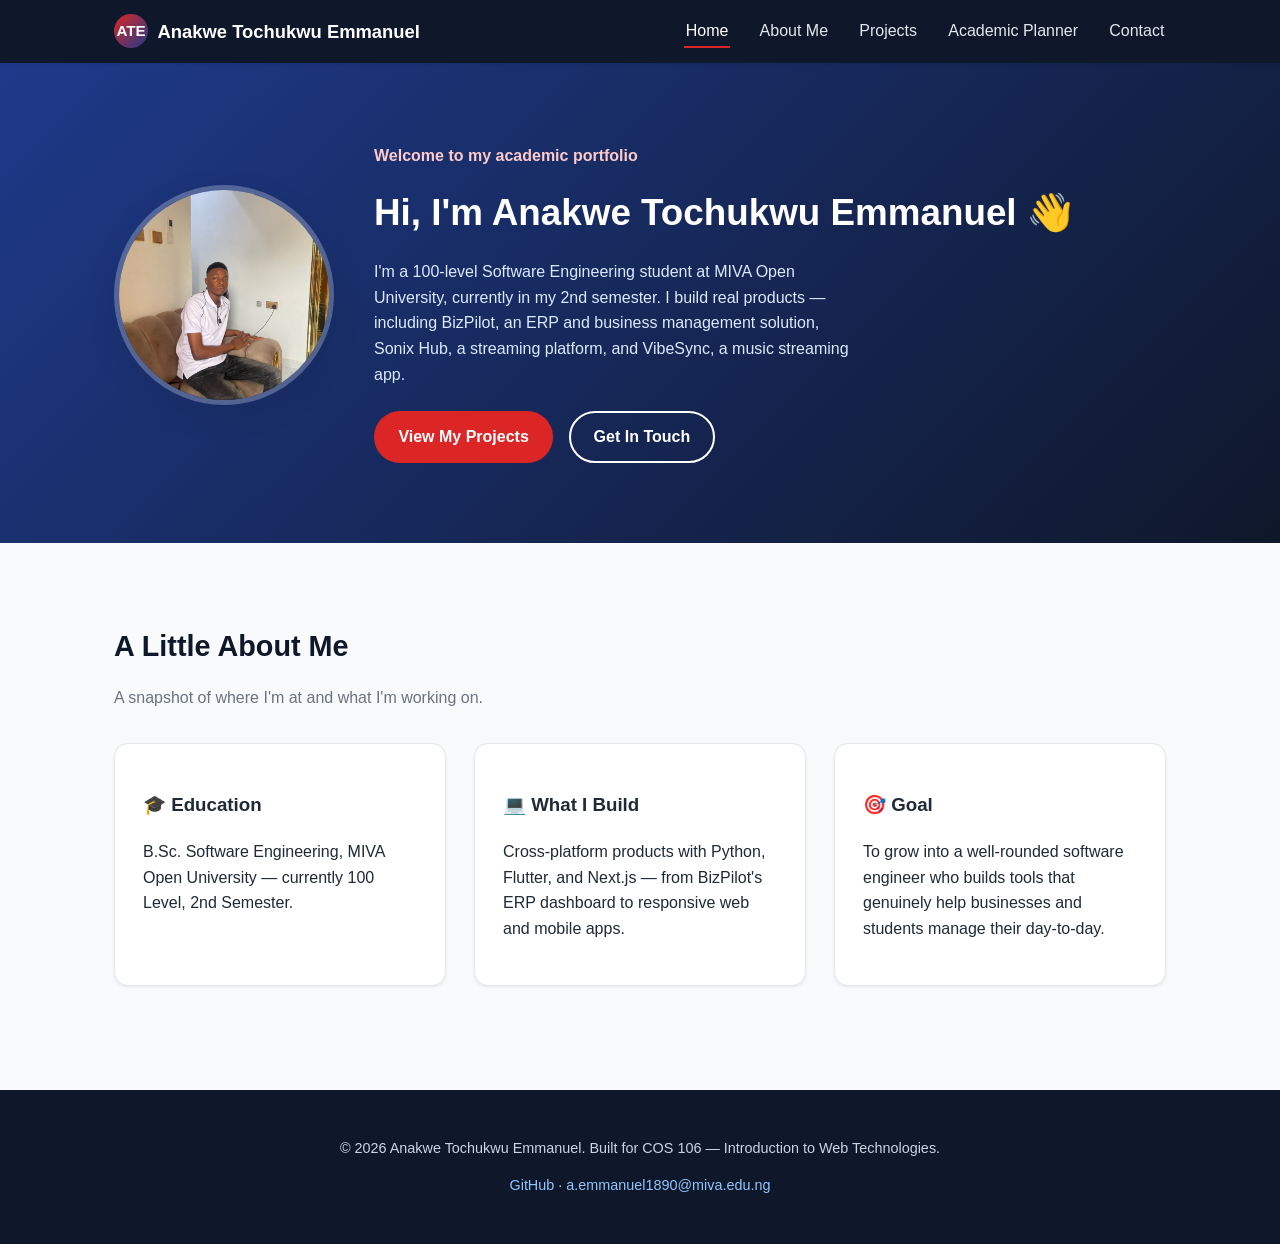
<file: index.html>
<!DOCTYPE html>
<html lang="en">
<head>
  <meta charset="UTF-8" />
  <meta name="viewport" content="width=device-width, initial-scale=1.0" />
  <title>Anakwe Tochukwu Emmanuel | Student Portfolio</title>
  <meta name="description" content="Personal academic portfolio and student management platform for Anakwe Tochukwu Emmanuel, Software Engineering student." />
  <link rel="stylesheet" href="css/style.css" />
</head>
<body>
  <header class="site-header">
    <nav class="navbar">
      <a href="index.html" class="brand">
        <span class="brand-mark">ATE</span>
        <span>Anakwe Tochukwu Emmanuel</span>
      </a>
      <button class="nav-toggle" aria-label="Toggle navigation menu" aria-expanded="false">
        <span></span><span></span><span></span>
      </button>
      <ul class="nav-menu">
        <li><a href="index.html">Home</a></li>
        <li><a href="about.html">About Me</a></li>
        <li><a href="projects.html">Projects</a></li>
        <li><a href="planner.html">Academic Planner</a></li>
        <li><a href="contact.html">Contact</a></li>
      </ul>
    </nav>
  </header>

  <main>
    <section class="hero">
      <div class="container">
        <div class="hero-photo">
          <img src="images/profile.jpg" alt="Photograph of Anakwe Tochukwu Emmanuel" width="220" height="220" />
        </div>
        <div class="hero-text">
          <p class="tagline">Welcome to my academic portfolio</p>
          <h1>Hi, I'm Anakwe Tochukwu Emmanuel 👋</h1>
          <p>
            I'm a 100-level Software Engineering student at MIVA Open University,
            currently in my 2nd semester. I build real products — including
            BizPilot, an ERP and business management solution, Sonix Hub, a
            streaming platform, and VibeSync, a music streaming app.
          </p>
          <div class="hero-actions">
            <a href="projects.html" class="btn btn-accent">View My Projects</a>
            <a href="contact.html" class="btn btn-outline">Get In Touch</a>
          </div>
        </div>
      </div>
    </section>

    <section class="section">
      <div class="container">
        <h2 class="section-title">A Little About Me</h2>
        <p class="section-subtitle">A snapshot of where I'm at and what I'm working on.</p>
        <div class="grid grid-3">
          <div class="card">
            <h3>🎓 Education</h3>
            <p>B.Sc. Software Engineering, MIVA Open University — currently 100 Level, 2nd Semester.</p>
          </div>
          <div class="card">
            <h3>💻 What I Build</h3>
            <p>Cross-platform products with Python, Flutter, and Next.js — from BizPilot's ERP dashboard to responsive web and mobile apps.</p>
          </div>
          <div class="card">
            <h3>🎯 Goal</h3>
            <p>To grow into a well-rounded software engineer who builds tools that genuinely help businesses and students manage their day-to-day.</p>
          </div>
        </div>
      </div>
    </section>
  </main>

  <footer class="site-footer">
    <div class="container">
      <p>&copy; <span id="year"></span> Anakwe Tochukwu Emmanuel. Built for COS 106 — Introduction to Web Technologies.</p>
      <p><a href="https://github.com/emmyboy07" target="_blank" rel="noopener">GitHub</a> &middot; <a href="mailto:a.emmanuel1890@miva.edu.ng">a.emmanuel1890@miva.edu.ng</a></p>
    </div>
  </footer>

  <script src="js/main.js"></script>
</body>
</html>
</file>
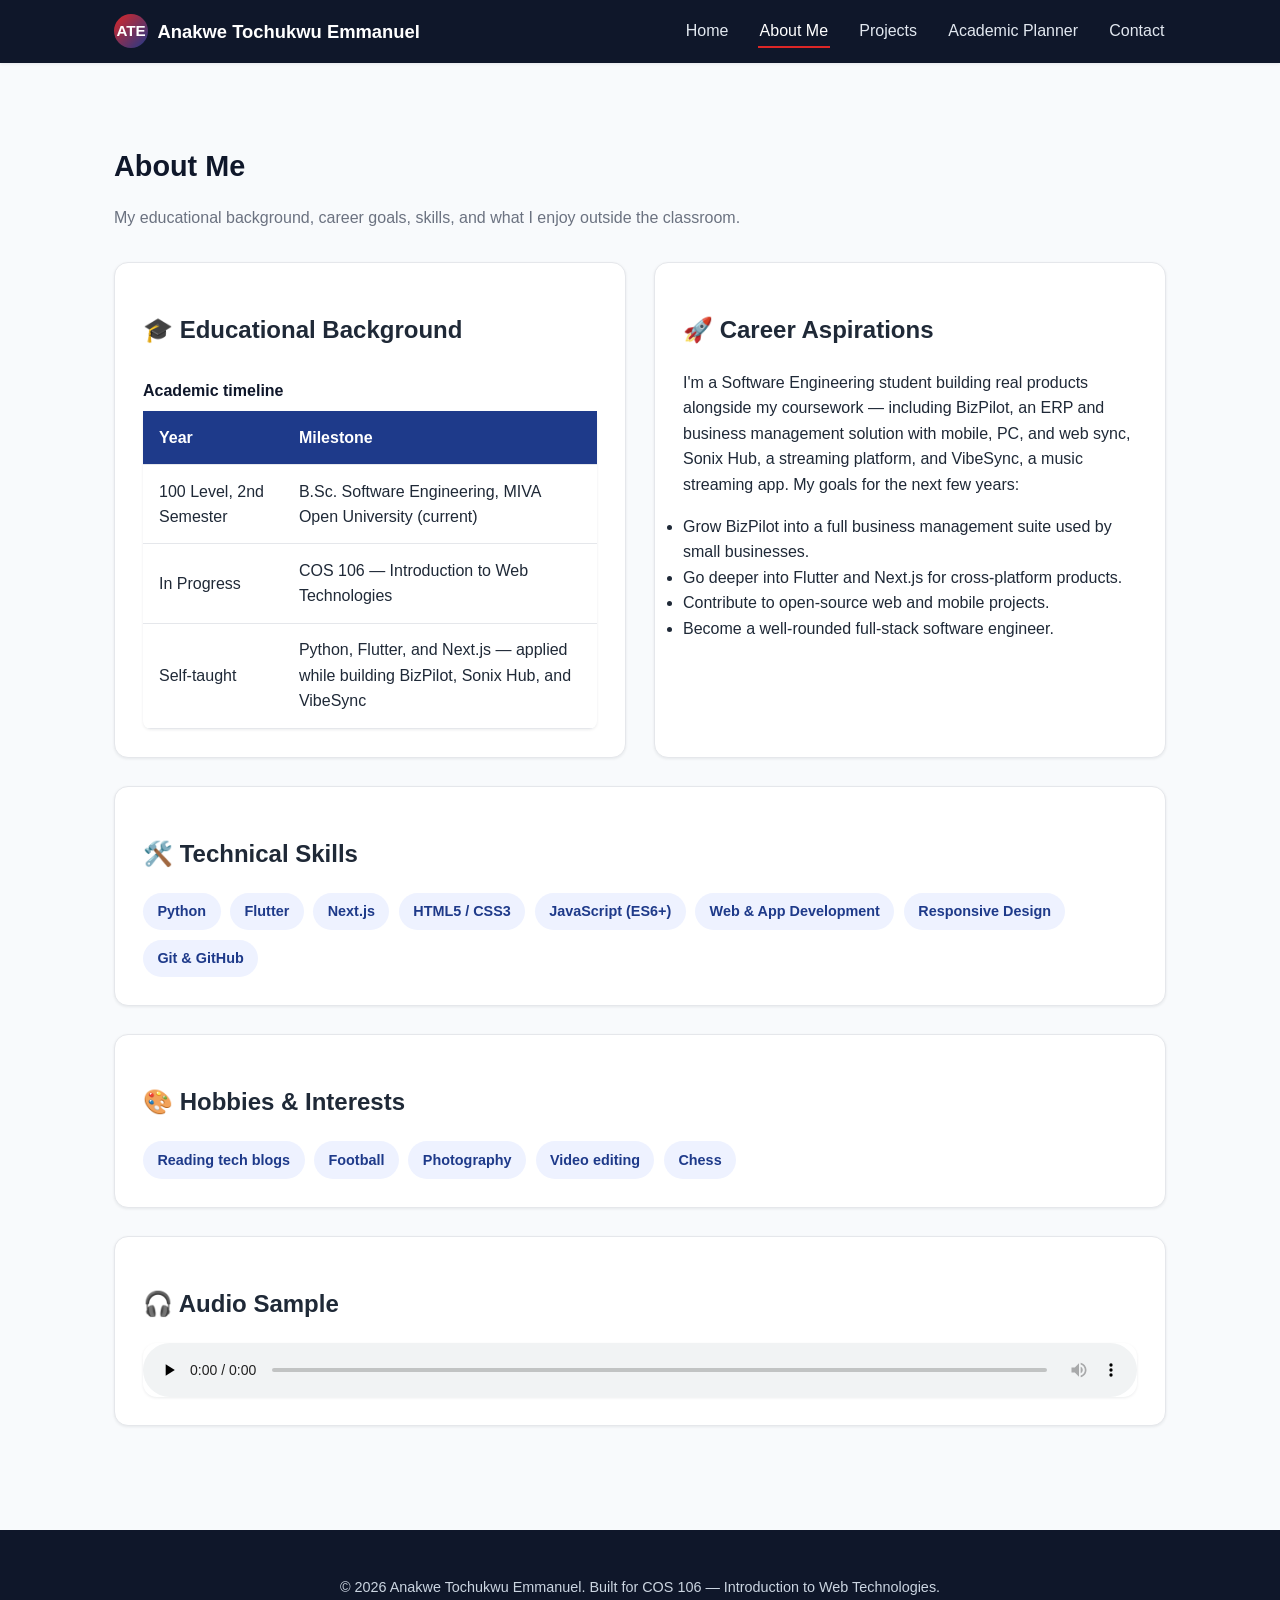
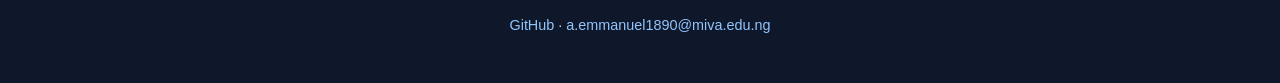
<file: about.html>
<!DOCTYPE html>
<html lang="en">
<head>
  <meta charset="UTF-8" />
  <meta name="viewport" content="width=device-width, initial-scale=1.0" />
  <title>About Me | Anakwe Tochukwu Emmanuel</title>
  <meta name="description" content="Educational background, career aspirations, technical skills, and hobbies of Anakwe Tochukwu Emmanuel." />
  <link rel="stylesheet" href="css/style.css" />
</head>
<body>
  <header class="site-header">
    <nav class="navbar">
      <a href="index.html" class="brand">
        <span class="brand-mark">ATE</span>
        <span>Anakwe Tochukwu Emmanuel</span>
      </a>
      <button class="nav-toggle" aria-label="Toggle navigation menu" aria-expanded="false">
        <span></span><span></span><span></span>
      </button>
      <ul class="nav-menu">
        <li><a href="index.html">Home</a></li>
        <li><a href="about.html">About Me</a></li>
        <li><a href="projects.html">Projects</a></li>
        <li><a href="planner.html">Academic Planner</a></li>
        <li><a href="contact.html">Contact</a></li>
      </ul>
    </nav>
  </header>

  <main>
    <section class="section">
      <div class="container">
        <h1 class="section-title">About Me</h1>
        <p class="section-subtitle">My educational background, career goals, skills, and what I enjoy outside the classroom.</p>

        <div class="grid grid-2">
          <article class="card">
            <h2>🎓 Educational Background</h2>
            <table class="timeline">
              <caption>Academic timeline</caption>
              <thead>
                <tr>
                  <th scope="col">Year</th>
                  <th scope="col">Milestone</th>
                </tr>
              </thead>
              <tbody>
                <tr>
                  <td>100 Level, 2nd Semester</td>
                  <td>B.Sc. Software Engineering, MIVA Open University (current)</td>
                </tr>
                <tr>
                  <td>In Progress</td>
                  <td>COS 106 — Introduction to Web Technologies</td>
                </tr>
                <tr>
                  <td>Self-taught</td>
                  <td>Python, Flutter, and Next.js — applied while building BizPilot, Sonix Hub, and VibeSync</td>
                </tr>
              </tbody>
            </table>
          </article>

          <article class="card">
            <h2>🚀 Career Aspirations</h2>
            <p>
              I'm a Software Engineering student building real products
              alongside my coursework — including BizPilot, an ERP and
              business management solution with mobile, PC, and web sync,
              Sonix Hub, a streaming platform, and VibeSync, a music
              streaming app. My goals for the next few years:
            </p>
            <ul>
              <li>Grow BizPilot into a full business management suite used by small businesses.</li>
              <li>Go deeper into Flutter and Next.js for cross-platform products.</li>
              <li>Contribute to open-source web and mobile projects.</li>
              <li>Become a well-rounded full-stack software engineer.</li>
            </ul>
          </article>
        </div>

        <article class="card" style="margin-top: 1.75rem;">
          <h2>🛠️ Technical Skills</h2>
          <ul class="skill-list">
            <li>Python</li>
            <li>Flutter</li>
            <li>Next.js</li>
            <li>HTML5 / CSS3</li>
            <li>JavaScript (ES6+)</li>
            <li>Web &amp; App Development</li>
            <li>Responsive Design</li>
            <li>Git &amp; GitHub</li>
          </ul>
        </article>

        <article class="card" style="margin-top: 1.75rem;">
          <h2>🎨 Hobbies &amp; Interests</h2>
          <ul class="hobby-list">
            <li>Reading tech blogs</li>
            <li>Football</li>
            <li>Photography</li>
            <li>Video editing</li>
            <li>Chess</li>
          </ul>
        </article>

        <article class="card" style="margin-top: 1.75rem;">
          <h2>🎧 Audio Sample</h2>
          <div class="media-wrapper">
            <audio controls preload="none">
              <source src="audio/sample.wav" type="audio/wav" />
              Your browser does not support the audio element.
            </audio>
          </div>
        </article>
      </div>
    </section>
  </main>

  <footer class="site-footer">
    <div class="container">
      <p>&copy; <span id="year"></span> Anakwe Tochukwu Emmanuel. Built for COS 106 — Introduction to Web Technologies.</p>
      <p><a href="https://github.com/emmyboy07" target="_blank" rel="noopener">GitHub</a> &middot; <a href="mailto:a.emmanuel1890@miva.edu.ng">a.emmanuel1890@miva.edu.ng</a></p>
    </div>
  </footer>

  <script src="js/main.js"></script>
</body>
</html>
</file>
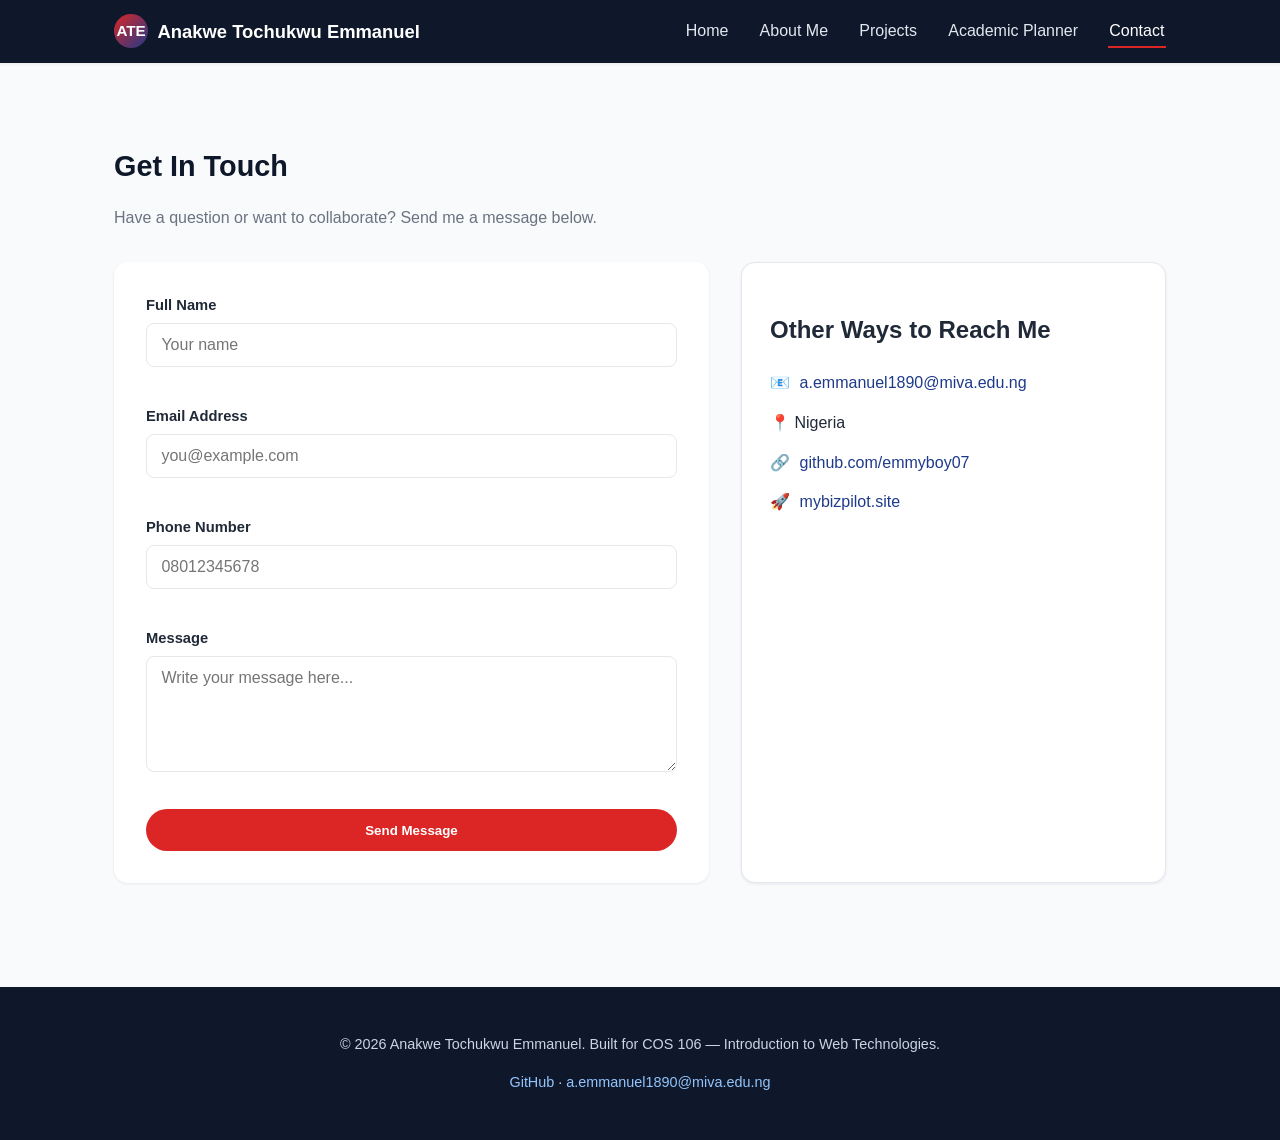
<file: contact.html>
<!DOCTYPE html>
<html lang="en">
<head>
  <meta charset="UTF-8" />
  <meta name="viewport" content="width=device-width, initial-scale=1.0" />
  <title>Contact | Anakwe Tochukwu Emmanuel</title>
  <meta name="description" content="Get in touch with Anakwe Tochukwu Emmanuel via the contact form." />
  <link rel="stylesheet" href="css/style.css" />
</head>
<body>
  <header class="site-header">
    <nav class="navbar">
      <a href="index.html" class="brand">
        <span class="brand-mark">ATE</span>
        <span>Anakwe Tochukwu Emmanuel</span>
      </a>
      <button class="nav-toggle" aria-label="Toggle navigation menu" aria-expanded="false">
        <span></span><span></span><span></span>
      </button>
      <ul class="nav-menu">
        <li><a href="index.html">Home</a></li>
        <li><a href="about.html">About Me</a></li>
        <li><a href="projects.html">Projects</a></li>
        <li><a href="planner.html">Academic Planner</a></li>
        <li><a href="contact.html">Contact</a></li>
      </ul>
    </nav>
  </header>

  <main>
    <section class="section">
      <div class="container">
        <h1 class="section-title">Get In Touch</h1>
        <p class="section-subtitle">Have a question or want to collaborate? Send me a message below.</p>

        <div class="contact-grid">
          <form id="contact-form" class="contact-form" novalidate>
            <div id="form-status" class="form-status" role="status"></div>

            <div class="form-group">
              <label for="name">Full Name</label>
              <input type="text" id="name" name="name" placeholder="Your name" />
              <span class="error-message" id="name-error"></span>
            </div>

            <div class="form-group">
              <label for="email">Email Address</label>
              <input type="email" id="email" name="email" placeholder="you@example.com" />
              <span class="error-message" id="email-error"></span>
            </div>

            <div class="form-group">
              <label for="phone">Phone Number</label>
              <input type="tel" id="phone" name="phone" placeholder="08012345678" />
              <span class="error-message" id="phone-error"></span>
            </div>

            <div class="form-group">
              <label for="message">Message</label>
              <textarea id="message" name="message" rows="5" placeholder="Write your message here..."></textarea>
              <span class="error-message" id="message-error"></span>
            </div>

            <button type="submit" class="btn btn-accent">Send Message</button>
          </form>

          <aside class="contact-info card">
            <h2>Other Ways to Reach Me</h2>
            <ul>
              <li>📧 <a href="mailto:a.emmanuel1890@miva.edu.ng">a.emmanuel1890@miva.edu.ng</a></li>
              <li>📍 Nigeria</li>
              <li>🔗 <a href="https://github.com/emmyboy07" target="_blank" rel="noopener">github.com/emmyboy07</a></li>
              <li>🚀 <a href="https://mybizpilot.site" target="_blank" rel="noopener">mybizpilot.site</a></li>
            </ul>
          </aside>
        </div>
      </div>
    </section>
  </main>

  <footer class="site-footer">
    <div class="container">
      <p>&copy; <span id="year"></span> Anakwe Tochukwu Emmanuel. Built for COS 106 — Introduction to Web Technologies.</p>
      <p><a href="https://github.com/emmyboy07" target="_blank" rel="noopener">GitHub</a> &middot; <a href="mailto:a.emmanuel1890@miva.edu.ng">a.emmanuel1890@miva.edu.ng</a></p>
    </div>
  </footer>

  <script src="js/main.js"></script>
  <script src="js/contact.js"></script>
</body>
</html>
</file>
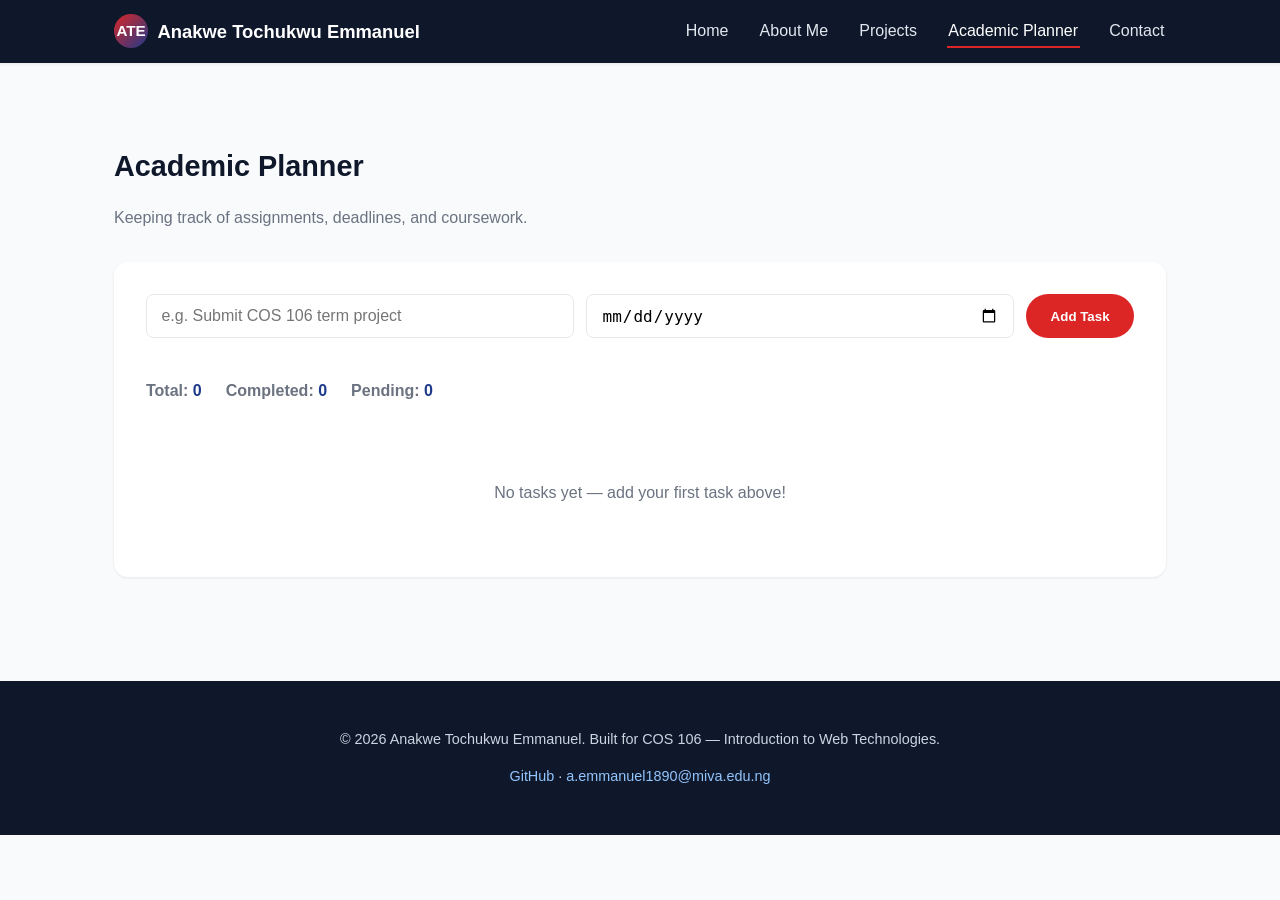
<file: planner.html>
<!DOCTYPE html>
<html lang="en">
<head>
  <meta charset="UTF-8" />
  <meta name="viewport" content="width=device-width, initial-scale=1.0" />
  <title>Academic Planner | Anakwe Tochukwu Emmanuel</title>
  <meta name="description" content="Interactive academic planner to add, complete, and delete tasks." />
  <link rel="stylesheet" href="css/style.css" />
</head>
<body>
  <header class="site-header">
    <nav class="navbar">
      <a href="index.html" class="brand">
        <span class="brand-mark">ATE</span>
        <span>Anakwe Tochukwu Emmanuel</span>
      </a>
      <button class="nav-toggle" aria-label="Toggle navigation menu" aria-expanded="false">
        <span></span><span></span><span></span>
      </button>
      <ul class="nav-menu">
        <li><a href="index.html">Home</a></li>
        <li><a href="about.html">About Me</a></li>
        <li><a href="projects.html">Projects</a></li>
        <li><a href="planner.html">Academic Planner</a></li>
        <li><a href="contact.html">Contact</a></li>
      </ul>
    </nav>
  </header>

  <main>
    <section class="section">
      <div class="container">
        <h1 class="section-title">Academic Planner</h1>
        <p class="section-subtitle">Keeping track of assignments, deadlines, and coursework.</p>

        <div class="planner-panel">
          <form id="task-form" class="planner-form">
            <label for="task-title" class="sr-only">Task title</label>
            <input type="text" id="task-title" name="task-title" placeholder="e.g. Submit COS 106 term project" required />

            <label for="task-due" class="sr-only">Due date</label>
            <input type="date" id="task-due" name="task-due" />

            <button type="submit" class="btn btn-accent">Add Task</button>
          </form>

          <div class="planner-stats">
            <p>Total: <span id="total-count">0</span></p>
            <p>Completed: <span id="completed-count">0</span></p>
            <p>Pending: <span id="pending-count">0</span></p>
          </div>

          <ul id="task-list"></ul>
          <p id="empty-state" class="empty-state">No tasks yet — add your first task above!</p>
        </div>
      </div>
    </section>
  </main>

  <footer class="site-footer">
    <div class="container">
      <p>&copy; <span id="year"></span> Anakwe Tochukwu Emmanuel. Built for COS 106 — Introduction to Web Technologies.</p>
      <p><a href="https://github.com/emmyboy07" target="_blank" rel="noopener">GitHub</a> &middot; <a href="mailto:a.emmanuel1890@miva.edu.ng">a.emmanuel1890@miva.edu.ng</a></p>
    </div>
  </footer>

  <script src="js/main.js"></script>
  <script src="js/planner.js"></script>
</body>
</html>
</file>
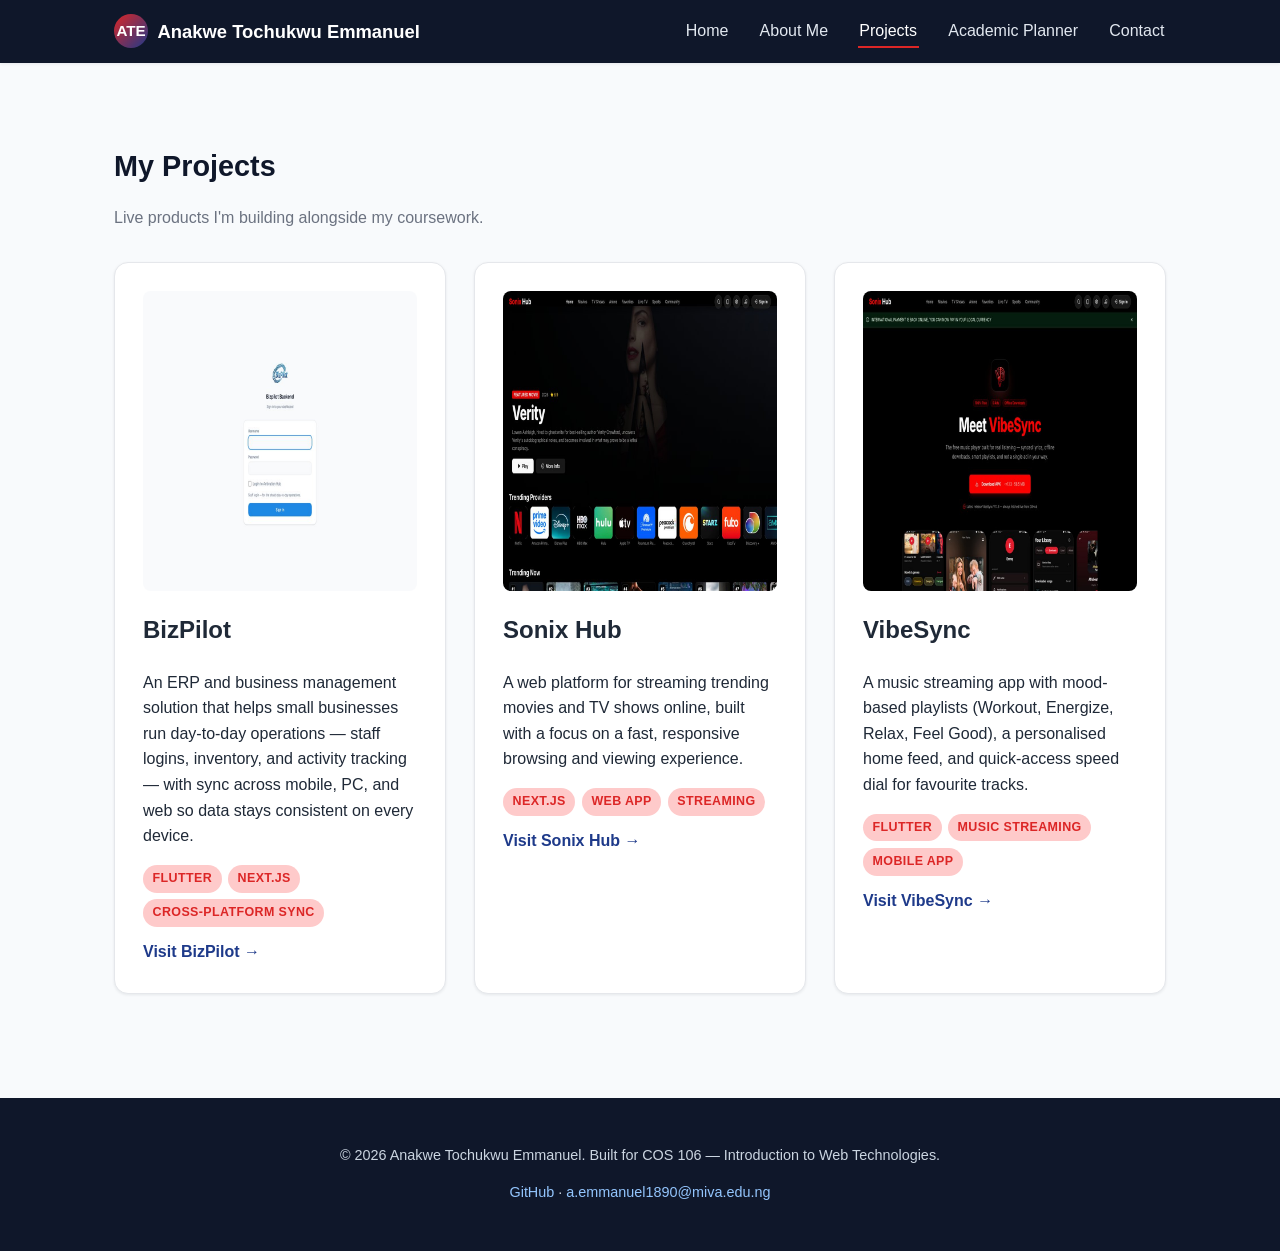
<file: projects.html>
<!DOCTYPE html>
<html lang="en">
<head>
  <meta charset="UTF-8" />
  <meta name="viewport" content="width=device-width, initial-scale=1.0" />
  <title>Projects | Anakwe Tochukwu Emmanuel</title>
  <meta name="description" content="Projects built by Anakwe Tochukwu Emmanuel." />
  <link rel="stylesheet" href="css/style.css" />
</head>
<body>
  <header class="site-header">
    <nav class="navbar">
      <a href="index.html" class="brand">
        <span class="brand-mark">ATE</span>
        <span>Anakwe Tochukwu Emmanuel</span>
      </a>
      <button class="nav-toggle" aria-label="Toggle navigation menu" aria-expanded="false">
        <span></span><span></span><span></span>
      </button>
      <ul class="nav-menu">
        <li><a href="index.html">Home</a></li>
        <li><a href="about.html">About Me</a></li>
        <li><a href="projects.html">Projects</a></li>
        <li><a href="planner.html">Academic Planner</a></li>
        <li><a href="contact.html">Contact</a></li>
      </ul>
    </nav>
  </header>

  <main>
    <section class="section">
      <div class="container">
        <h1 class="section-title">My Projects</h1>
        <p class="section-subtitle">Live products I'm building alongside my coursework.</p>

        <div class="grid grid-3">
          <article class="card project-card">
            <img src="images/bizpilot.jpg" alt="Screenshot of the BizPilot staff login dashboard" width="480" height="300" />
            <h2>BizPilot</h2>
            <p>An ERP and business management solution that helps small businesses run day-to-day operations — staff logins, inventory, and activity tracking — with sync across mobile, PC, and web so data stays consistent on every device.</p>
            <ul class="project-tags">
              <li>Flutter</li>
              <li>Next.js</li>
              <li>Cross-Platform Sync</li>
            </ul>
            <a class="project-link" href="https://mybizpilot.site" target="_blank" rel="noopener">Visit BizPilot &rarr;</a>
          </article>

          <article class="card project-card">
            <img src="images/sonixhub.jpg" alt="Screenshot of the Sonix Hub streaming platform homepage" width="480" height="300" />
            <h2>Sonix Hub</h2>
            <p>A web platform for streaming trending movies and TV shows online, built with a focus on a fast, responsive browsing and viewing experience.</p>
            <ul class="project-tags">
              <li>Next.js</li>
              <li>Web App</li>
              <li>Streaming</li>
            </ul>
            <a class="project-link" href="https://sonixhub.net" target="_blank" rel="noopener">Visit Sonix Hub &rarr;</a>
          </article>

          <article class="card project-card">
            <img src="images/vibesync.jpg" alt="Screenshot of the VibeSync landing page" width="480" height="300" />
            <h2>VibeSync</h2>
            <p>A music streaming app with mood-based playlists (Workout, Energize, Relax, Feel Good), a personalised home feed, and quick-access speed dial for favourite tracks.</p>
            <ul class="project-tags">
              <li>Flutter</li>
              <li>Music Streaming</li>
              <li>Mobile App</li>
            </ul>
            <a class="project-link" href="https://sonixhub.net/music" target="_blank" rel="noopener">Visit VibeSync &rarr;</a>
          </article>
        </div>
      </div>
    </section>
  </main>

  <footer class="site-footer">
    <div class="container">
      <p>&copy; <span id="year"></span> Anakwe Tochukwu Emmanuel. Built for COS 106 — Introduction to Web Technologies.</p>
      <p><a href="https://github.com/emmyboy07" target="_blank" rel="noopener">GitHub</a> &middot; <a href="mailto:a.emmanuel1890@miva.edu.ng">a.emmanuel1890@miva.edu.ng</a></p>
    </div>
  </footer>

  <script src="js/main.js"></script>
</body>
</html>
</file>
<file: css/style.css>
:root {
  --color-primary: #1e3a8a;
  --color-primary-dark: #0f172a;
  --color-accent: #dc2626;
  --color-accent-light: #fecaca;
  --color-bg: #f8fafc;
  --color-surface: #ffffff;
  --color-text: #1f2937;
  --color-muted: #6b7280;
  --color-border: #e5e7eb;
  --radius-sm: 8px;
  --radius-md: 14px;
  --radius-lg: 24px;
  --shadow-sm: 0 1px 3px rgba(15, 23, 42, 0.08);
  --shadow-md: 0 10px 30px rgba(15, 23, 42, 0.12);
  --transition: 0.25s ease;
  --max-width: 1100px;
}

* {
  box-sizing: border-box;
}

.sr-only {
  position: absolute;
  width: 1px;
  height: 1px;
  padding: 0;
  margin: -1px;
  overflow: hidden;
  clip: rect(0, 0, 0, 0);
  white-space: nowrap;
  border: 0;
}

html {
  scroll-behavior: smooth;
}

body {
  margin: 0;
  font-family: "Segoe UI", Roboto, Helvetica, Arial, sans-serif;
  background: var(--color-bg);
  color: var(--color-text);
  line-height: 1.6;
}

img {
  max-width: 100%;
  display: block;
}

a {
  color: var(--color-primary);
  text-decoration: none;
  transition: color var(--transition);
}

a:hover,
a:focus-visible {
  color: var(--color-accent);
}

ul {
  margin: 0;
  padding: 0;
}

.container {
  max-width: var(--max-width);
  margin: 0 auto;
  padding: 0 1.5rem;
}

/* ---------- Header / Navigation ---------- */

.site-header {
  position: sticky;
  top: 0;
  z-index: 100;
  background: var(--color-primary-dark);
  box-shadow: var(--shadow-sm);
}

.navbar {
  max-width: var(--max-width);
  margin: 0 auto;
  display: flex;
  align-items: center;
  justify-content: space-between;
  padding: 0.9rem 1.5rem;
}

.brand {
  display: flex;
  align-items: center;
  gap: 0.6rem;
  color: #fff;
  font-weight: 700;
  font-size: 1.15rem;
}

.brand-mark {
  width: 34px;
  height: 34px;
  border-radius: 50%;
  background: linear-gradient(135deg, var(--color-accent), var(--color-primary));
  display: inline-flex;
  align-items: center;
  justify-content: center;
  font-size: 0.95rem;
  color: #fff;
}

.nav-toggle {
  display: none;
  flex-direction: column;
  gap: 5px;
  background: none;
  border: none;
  cursor: pointer;
  padding: 6px;
}

.nav-toggle span {
  width: 24px;
  height: 2px;
  background: #fff;
  border-radius: 2px;
  transition: transform var(--transition), opacity var(--transition);
}

.nav-menu {
  display: flex;
  list-style: none;
  gap: 1.75rem;
}

.nav-menu a {
  color: #e2e8f0;
  font-weight: 500;
  padding: 0.4rem 0.1rem;
  border-bottom: 2px solid transparent;
}

.nav-menu a:hover,
.nav-menu a:focus-visible,
.nav-menu a.active {
  color: #fff;
  border-bottom-color: var(--color-accent);
}

/* ---------- Hero ---------- */

.hero {
  background: linear-gradient(135deg, var(--color-primary) 0%, var(--color-primary-dark) 100%);
  color: #fff;
  padding: 4rem 0 5rem;
}

.hero .container {
  display: grid;
  grid-template-columns: 1fr;
  gap: 2.5rem;
  align-items: center;
}

.hero-photo img {
  width: 220px;
  height: 220px;
  object-fit: cover;
  border-radius: 50%;
  border: 5px solid rgba(255, 255, 255, 0.25);
  margin: 0 auto;
  box-shadow: var(--shadow-md);
  animation: floatIn 0.8s ease;
}

.hero-text h1 {
  font-size: 2.3rem;
  margin: 0 0 0.5rem;
}

.hero-text .tagline {
  color: var(--color-accent-light);
  font-weight: 600;
  margin-bottom: 1rem;
}

.hero-text p {
  color: #dbeafe;
  max-width: 55ch;
}

.btn {
  display: inline-block;
  padding: 0.7rem 1.4rem;
  border-radius: 999px;
  font-weight: 600;
  border: 2px solid transparent;
  cursor: pointer;
  transition: transform var(--transition), background var(--transition), color var(--transition);
}

.btn-accent {
  background: var(--color-accent);
  color: #fff;
}

.btn-accent:hover {
  transform: translateY(-2px);
  background: #b91c1c;
  color: #fff;
}

.btn-outline {
  border-color: #fff;
  color: #fff;
  background: transparent;
}

.btn-outline:hover {
  background: #fff;
  color: var(--color-primary);
  transform: translateY(-2px);
}

.hero-actions {
  margin-top: 1.5rem;
  display: flex;
  gap: 1rem;
  flex-wrap: wrap;
}

@keyframes floatIn {
  from {
    opacity: 0;
    transform: translateY(-16px);
  }
  to {
    opacity: 1;
    transform: translateY(0);
  }
}

/* ---------- Generic sections ---------- */

.section {
  padding: 3.5rem 0;
}

.section-title {
  font-size: 1.8rem;
  margin-bottom: 0.4rem;
  color: var(--color-primary-dark);
}

.section-subtitle {
  color: var(--color-muted);
  margin-bottom: 2rem;
}

.card {
  background: var(--color-surface);
  border: 1px solid var(--color-border);
  border-radius: var(--radius-md);
  padding: 1.75rem;
  box-shadow: var(--shadow-sm);
  transition: transform var(--transition), box-shadow var(--transition);
}

.card:hover {
  transform: translateY(-4px);
  box-shadow: var(--shadow-md);
}

.grid {
  display: grid;
  gap: 1.75rem;
}

.grid-2 {
  grid-template-columns: repeat(auto-fit, minmax(260px, 1fr));
}

.grid-3 {
  grid-template-columns: repeat(auto-fit, minmax(260px, 1fr));
}

.skill-list,
.hobby-list {
  list-style: none;
  display: flex;
  flex-wrap: wrap;
  gap: 0.6rem;
}

.skill-list li,
.hobby-list li {
  background: #eef2ff;
  color: var(--color-primary);
  padding: 0.45rem 0.9rem;
  border-radius: 999px;
  font-size: 0.9rem;
  font-weight: 600;
}

table.timeline {
  width: 100%;
  border-collapse: collapse;
  background: var(--color-surface);
  border-radius: var(--radius-sm);
  overflow: hidden;
  box-shadow: var(--shadow-sm);
}

table.timeline caption {
  text-align: left;
  font-weight: 600;
  padding: 0.5rem 0;
  color: var(--color-primary-dark);
}

table.timeline th,
table.timeline td {
  text-align: left;
  padding: 0.85rem 1rem;
  border-bottom: 1px solid var(--color-border);
}

table.timeline th {
  background: var(--color-primary);
  color: #fff;
}

/* ---------- Projects ---------- */

.project-card img {
  border-radius: var(--radius-sm);
  margin-bottom: 1rem;
}

.project-tags {
  list-style: none;
  display: flex;
  flex-wrap: wrap;
  gap: 0.4rem;
  margin: 0.75rem 0;
}

.project-tags li {
  background: var(--color-accent-light);
  color: var(--color-accent);
  font-size: 0.78rem;
  font-weight: 700;
  padding: 0.25rem 0.6rem;
  border-radius: 999px;
  text-transform: uppercase;
  letter-spacing: 0.03em;
}

.project-link {
  display: inline-flex;
  align-items: center;
  gap: 0.35rem;
  font-weight: 600;
}

/* ---------- Academic Planner ---------- */

.planner-panel {
  background: var(--color-surface);
  border-radius: var(--radius-md);
  box-shadow: var(--shadow-sm);
  padding: 2rem;
}

.planner-form {
  display: flex;
  flex-wrap: wrap;
  gap: 0.75rem;
  margin-bottom: 1.5rem;
}

.planner-form input,
.planner-form select {
  flex: 1 1 160px;
  padding: 0.65rem 0.9rem;
  border: 1px solid var(--color-border);
  border-radius: var(--radius-sm);
  font-size: 1rem;
}

.planner-stats {
  display: flex;
  gap: 1.5rem;
  margin-bottom: 1.25rem;
  flex-wrap: wrap;
  color: var(--color-muted);
  font-weight: 600;
}

.planner-stats span {
  color: var(--color-primary);
}

#task-list {
  list-style: none;
  display: flex;
  flex-direction: column;
  gap: 0.75rem;
}

.task-item {
  display: flex;
  align-items: center;
  gap: 0.9rem;
  background: #f8fafc;
  border: 1px solid var(--color-border);
  border-radius: var(--radius-sm);
  padding: 0.85rem 1rem;
  animation: slideIn 0.25s ease;
}

@keyframes slideIn {
  from {
    opacity: 0;
    transform: translateX(-12px);
  }
  to {
    opacity: 1;
    transform: translateX(0);
  }
}

.task-item.completed .task-title {
  text-decoration: line-through;
  color: var(--color-muted);
}

.task-title {
  flex: 1;
  font-weight: 600;
}

.task-due {
  font-size: 0.8rem;
  color: var(--color-muted);
  background: #eef2ff;
  padding: 0.2rem 0.55rem;
  border-radius: 999px;
}

.task-item button {
  border: none;
  background: none;
  cursor: pointer;
  font-size: 1.1rem;
  padding: 0.2rem 0.4rem;
  border-radius: var(--radius-sm);
  transition: background var(--transition);
}

.task-item button:hover {
  background: var(--color-border);
}

.task-complete-btn {
  color: #16a34a;
}

.task-delete-btn {
  color: var(--color-accent);
}

.empty-state {
  text-align: center;
  color: var(--color-muted);
  padding: 1.5rem 0;
}

/* ---------- Contact form ---------- */

.contact-grid {
  display: grid;
  grid-template-columns: 1fr;
  gap: 2rem;
}

form.contact-form {
  background: var(--color-surface);
  border-radius: var(--radius-md);
  padding: 2rem;
  box-shadow: var(--shadow-sm);
  display: flex;
  flex-direction: column;
  gap: 1.1rem;
}

.form-group {
  display: flex;
  flex-direction: column;
  gap: 0.35rem;
}

.form-group label {
  font-weight: 600;
  font-size: 0.92rem;
}

.form-group input,
.form-group textarea {
  padding: 0.75rem 0.9rem;
  border: 1px solid var(--color-border);
  border-radius: var(--radius-sm);
  font-size: 1rem;
  font-family: inherit;
  transition: border-color var(--transition), box-shadow var(--transition);
}

.form-group input:focus,
.form-group textarea:focus {
  outline: none;
  border-color: var(--color-primary);
  box-shadow: 0 0 0 3px rgba(30, 58, 138, 0.15);
}

.form-group input.invalid,
.form-group textarea.invalid {
  border-color: var(--color-accent);
}

.error-message {
  color: var(--color-accent);
  font-size: 0.82rem;
  min-height: 1.1em;
}

.form-status {
  padding: 0.85rem 1rem;
  border-radius: var(--radius-sm);
  font-weight: 600;
  display: none;
}

.form-status.success {
  display: block;
  background: #dcfce7;
  color: #166534;
}

.form-status.error {
  display: block;
  background: #fee2e2;
  color: #991b1b;
}

.contact-info ul {
  list-style: none;
  display: flex;
  flex-direction: column;
  gap: 0.9rem;
}

.contact-info li {
  display: flex;
  gap: 0.6rem;
  align-items: flex-start;
}

/* ---------- Footer ---------- */

.site-footer {
  background: var(--color-primary-dark);
  color: #cbd5e1;
  padding: 2rem 0;
  margin-top: 3rem;
  text-align: center;
  font-size: 0.9rem;
}

.site-footer a {
  color: #93c5fd;
}

/* ---------- Media ---------- */

.media-wrapper {
  border-radius: var(--radius-md);
  overflow: hidden;
  box-shadow: var(--shadow-sm);
}

.media-wrapper video,
.media-wrapper audio {
  width: 100%;
  display: block;
}

/* ---------- Responsive ---------- */

@media (min-width: 720px) {
  .hero .container {
    grid-template-columns: 220px 1fr;
  }

  .hero-text {
    text-align: left;
  }

  .contact-grid {
    grid-template-columns: 1.4fr 1fr;
  }
}

@media (max-width: 719px) {
  .nav-toggle {
    display: flex;
  }

  .nav-menu {
    position: absolute;
    top: 100%;
    left: 0;
    right: 0;
    background: var(--color-primary-dark);
    flex-direction: column;
    gap: 0;
    max-height: 0;
    overflow: hidden;
    transition: max-height var(--transition);
  }

  .nav-menu.open {
    max-height: 320px;
  }

  .nav-menu li {
    border-top: 1px solid rgba(255, 255, 255, 0.08);
  }

  .nav-menu a {
    display: block;
    padding: 0.9rem 1.5rem;
  }

  .hero-text {
    text-align: center;
  }

  .hero-actions {
    justify-content: center;
  }
}
</file>
